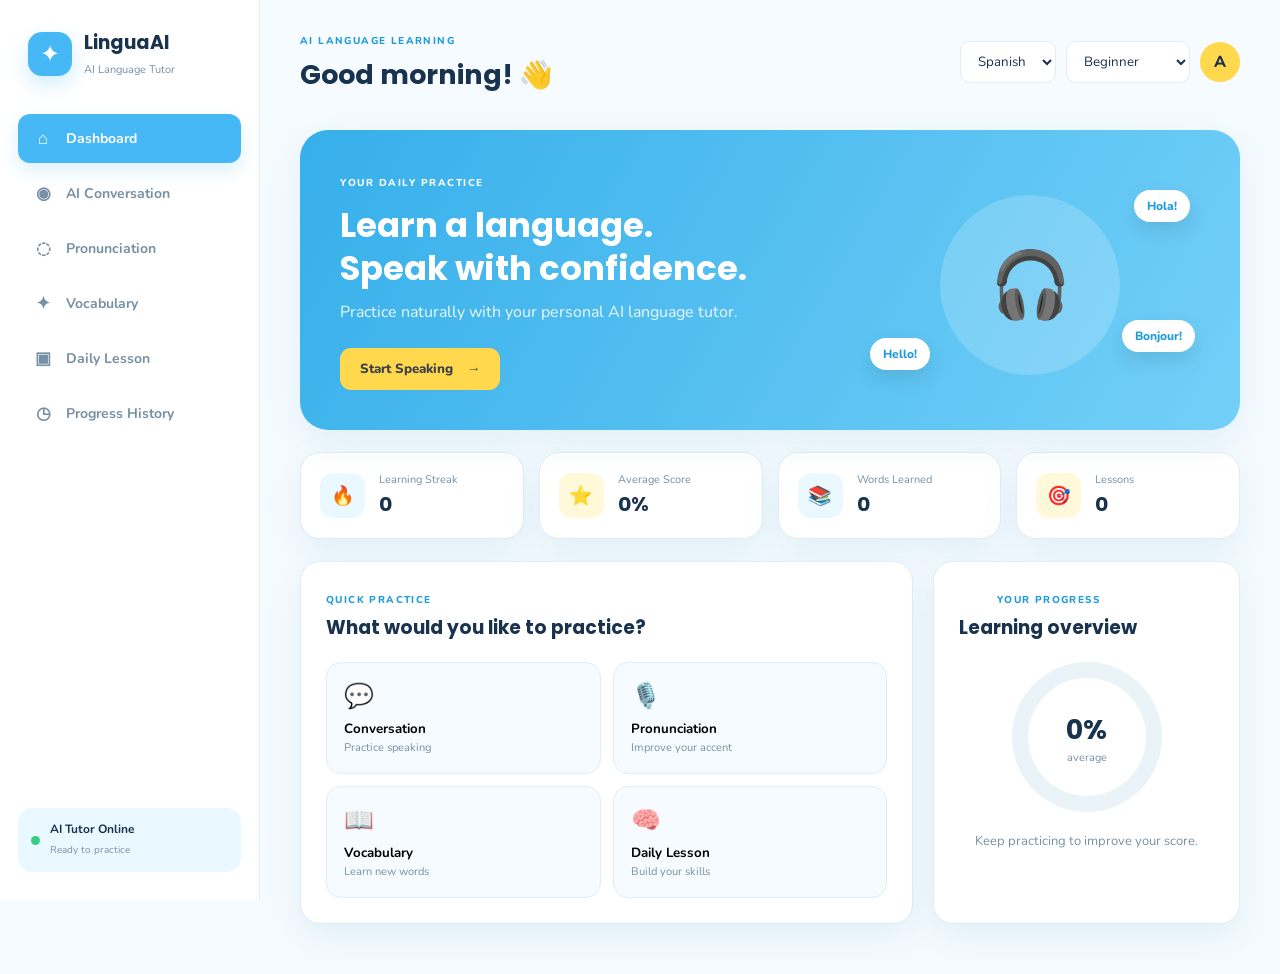
<file: index.html>
<!DOCTYPE html>
<html lang="en">
<head>
    <meta charset="UTF-8">

    <meta
        name="viewport"
        content="width=device-width, initial-scale=1.0"
    >

    <title>AI Language Tutor</title>

    <link
        rel="preconnect"
        href="https://fonts.googleapis.com"
    >

    <link
        rel="preconnect"
        href="https://fonts.gstatic.com"
        crossorigin
    >

    <link
        href="https://fonts.googleapis.com/css2?family=Nunito:wght@400;500;600;700;800&family=Poppins:wght@400;500;600;700;800&display=swap"
        rel="stylesheet"
    >

    <link
        rel="stylesheet"
        href="style.css"
    >
</head>

<body>

<div class="app">

    <!-- SIDEBAR -->

    <aside class="sidebar">

        <div class="brand">
            <div class="brand-icon">✦</div>

            <div>
                <h1>LinguaAI</h1>
                <span>AI Language Tutor</span>
            </div>
        </div>

        <nav class="navigation">

            <button
                class="nav-item active"
                data-section="dashboard"
            >
                <span>⌂</span>
                Dashboard
            </button>

            <button
                class="nav-item"
                data-section="conversation"
            >
                <span>◉</span>
                AI Conversation
            </button>

            <button
                class="nav-item"
                data-section="pronunciation"
            >
                <span>◌</span>
                Pronunciation
            </button>

            <button
                class="nav-item"
                data-section="vocabulary"
            >
                <span>✦</span>
                Vocabulary
            </button>

            <button
                class="nav-item"
                data-section="lesson"
            >
                <span>▣</span>
                Daily Lesson
            </button>

            <button
                class="nav-item"
                data-section="history"
            >
                <span>◷</span>
                Progress History
            </button>

        </nav>

        <div class="sidebar-bottom">

            <div class="ai-status">
                <span class="status-dot"></span>
                <div>
                    <strong>AI Tutor Online</strong>
                    <small>Ready to practice</small>
                </div>
            </div>

        </div>

    </aside>


    <!-- MAIN -->

    <main class="main">

        <!-- TOP BAR -->

        <header class="topbar">

            <div>
                <span class="eyebrow">AI LANGUAGE LEARNING</span>
                <h2 id="page-title">Good morning! 👋</h2>
            </div>

            <div class="top-controls">

                <select id="languageSelect">
                    <option value="Spanish">Spanish</option>
                    <option value="English">English</option>
                    <option value="French">French</option>
                    <option value="German">German</option>
                    <option value="Italian">Italian</option>
                    <option value="Arabic">Arabic</option>
                </select>

                <select id="levelSelect">
                    <option value="Beginner">Beginner</option>
                    <option value="Intermediate">Intermediate</option>
                    <option value="Advanced">Advanced</option>
                </select>

                <div class="avatar">A</div>

            </div>

        </header>


        <!-- DASHBOARD -->

        <section
            id="dashboard"
            class="page-section active-section"
        >

            <div class="hero-card">

                <div class="hero-content">

                    <span class="hero-label">
                        YOUR DAILY PRACTICE
                    </span>

                    <h3>
                        Learn a language.<br>
                        Speak with confidence.
                    </h3>

                    <p>
                        Practice naturally with your personal
                        AI language tutor.
                    </p>

                    <button
                        class="primary-btn"
                        onclick="showSection('conversation')"
                    >
                        Start Speaking
                        <span>→</span>
                    </button>

                </div>

                <div class="hero-illustration">
                    <div class="speech-circle">
                        <span>🎧</span>
                    </div>

                    <div class="floating-word word-one">
                        Hola!
                    </div>

                    <div class="floating-word word-two">
                        Bonjour!
                    </div>

                    <div class="floating-word word-three">
                        Hello!
                    </div>
                </div>

            </div>


            <div class="stats-grid">

                <div class="stat-card">

                    <div class="stat-icon blue">
                        🔥
                    </div>

                    <div>
                        <span>Learning Streak</span>
                        <strong id="streak">0 days</strong>
                    </div>

                </div>


                <div class="stat-card">

                    <div class="stat-icon yellow">
                        ⭐
                    </div>

                    <div>
                        <span>Average Score</span>
                        <strong id="averageScore">0%</strong>
                    </div>

                </div>


                <div class="stat-card">

                    <div class="stat-icon blue">
                        📚
                    </div>

                    <div>
                        <span>Words Learned</span>
                        <strong id="wordCount">0</strong>
                    </div>

                </div>


                <div class="stat-card">

                    <div class="stat-icon yellow">
                        🎯
                    </div>

                    <div>
                        <span>Lessons</span>
                        <strong id="lessonCount">0</strong>
                    </div>

                </div>

            </div>


            <div class="dashboard-grid">

                <div class="content-card">

                    <div class="card-header">
                        <div>
                            <span class="small-label">
                                QUICK PRACTICE
                            </span>

                            <h3>What would you like to practice?</h3>
                        </div>
                    </div>

                    <div class="practice-grid">

                        <button
                            class="practice-card"
                            onclick="showSection('conversation')"
                        >
                            <span>💬</span>
                            <strong>Conversation</strong>
                            <small>Practice speaking</small>
                        </button>

                        <button
                            class="practice-card"
                            onclick="showSection('pronunciation')"
                        >
                            <span>🎙️</span>
                            <strong>Pronunciation</strong>
                            <small>Improve your accent</small>
                        </button>

                        <button
                            class="practice-card"
                            onclick="showSection('vocabulary')"
                        >
                            <span>📖</span>
                            <strong>Vocabulary</strong>
                            <small>Learn new words</small>
                        </button>

                        <button
                            class="practice-card"
                            onclick="showSection('lesson')"
                        >
                            <span>🧠</span>
                            <strong>Daily Lesson</strong>
                            <small>Build your skills</small>
                        </button>

                    </div>

                </div>


                <div class="content-card progress-card">

                    <div class="card-header">

                        <div>
                            <span class="small-label">
                                YOUR PROGRESS
                            </span>

                            <h3>Learning overview</h3>
                        </div>

                    </div>

                    <div class="progress-ring">
                        <div class="progress-inner">
                            <strong id="progressNumber">0%</strong>
                            <span>average</span>
                        </div>
                    </div>

                    <p class="center-text">
                        Keep practicing to improve your score.
                    </p>

                </div>

            </div>

        </section>


        <!-- CONVERSATION -->

        <section
            id="conversation"
            class="page-section"
        >

            <div class="section-heading">
                <span class="small-label">VOICE PRACTICE</span>
                <h2>Talk with your AI tutor</h2>
                <p>
                    Speak naturally and receive instant
                    language feedback.
                </p>
            </div>


            <div class="conversation-layout">

                <div class="conversation-card">

                    <div class="tutor-header">

                        <div class="tutor-avatar">
                            🤖
                        </div>

                        <div>
                            <strong>LinguaAI Tutor</strong>
                            <span>AI Language Coach</span>
                        </div>

                        <span class="online-badge">
                            ● Online
                        </span>

                    </div>


                    <div
                        id="chatMessages"
                        class="chat-messages"
                    >

                        <div class="message ai-message">

                            <div class="message-avatar">
                                🤖
                            </div>

                            <div class="bubble">
                                <span class="message-label">
                                    AI TUTOR
                                </span>

                                <p>
                                    Hello! I'm your AI language
                                    tutor. Let's practice together.
                                    Tell me something about your day!
                                </p>
                            </div>

                        </div>

                    </div>


                    <div class="voice-area">

                        <div
                            id="listeningStatus"
                            class="listening-status"
                        >
                            Click the microphone and start speaking
                        </div>

                        <button
                            id="micButton"
                            class="mic-button"
                        >
                            🎙️
                        </button>

                        <div class="voice-hint">
                            Tap to speak
                        </div>

                    </div>


                    <div class="text-input-area">

                        <input
                            id="messageInput"
                            type="text"
                            placeholder="Or type your message here..."
                        >

                        <button
                            id="sendButton"
                            class="send-button"
                        >
                            Send
                        </button>

                    </div>

                </div>


                <div class="side-panel">

                    <div class="content-card">

                        <span class="small-label">
                            SESSION
                        </span>

                        <h3>Conversation settings</h3>

                        <label>Topic</label>

                        <select id="topicSelect">
                            <option>General conversation</option>
                            <option>Travel</option>
                            <option>Food</option>
                            <option>Work</option>
                            <option>Shopping</option>
                            <option>Daily life</option>
                        </select>

                        <div class="tip-box">
                            <strong>💡 Tutor tip</strong>
                            <p>
                                Don't worry about mistakes.
                                Speaking regularly is the fastest
                                way to improve.
                            </p>
                        </div>

                    </div>

                </div>

            </div>

        </section>


        <!-- PRONUNCIATION -->

        <section
            id="pronunciation"
            class="page-section"
        >

            <div class="section-heading">
                <span class="small-label">PRONUNCIATION LAB</span>
                <h2>Perfect your pronunciation</h2>
                <p>
                    Read the phrase, speak it aloud, and let the
                    AI evaluate your performance.
                </p>
            </div>


            <div class="pronunciation-card">

                <span class="small-label">
                    PRACTICE PHRASE
                </span>

                <div
                    id="targetPhrase"
                    class="target-phrase"
                >
                    The quick brown fox jumps over the lazy dog.
                </div>

                <button
                    id="speakTargetButton"
                    class="secondary-btn"
                >
                    🔊 Hear phrase
                </button>


                <div class="pronunciation-divider"></div>


                <div
                    id="pronunciationStatus"
                    class="pronunciation-status"
                >
                    Press the microphone and repeat the phrase.
                </div>

                <button
                    id="pronunciationMic"
                    class="big-mic"
                >
                    🎙️
                </button>

                <p
                    id="spokenResult"
                    class="spoken-result"
                >
                </p>
<div 
    id="pronunciationScoreBox" 
    class="pronunciation-score-box"
>
    <strong id="pronunciationScore">0%</strong>
</div>

            </div>

        </section>


        <!-- VOCABULARY -->

        <section
            id="vocabulary"
            class="page-section"
        >

            <div class="section-heading">
                <span class="small-label">VOCABULARY BUILDER</span>
                <h2>Build your vocabulary</h2>
                <p>
                    Ask the AI tutor to explain any word.
                </p>
            </div>


            <div class="content-card vocabulary-search">

                <input
                    id="vocabularyInput"
                    type="text"
                    placeholder="Enter a word..."
                >

                <button
                    id="vocabularyButton"
                    class="primary-btn"
                >
                    Explain with AI
                </button>

            </div>


            <div
                id="vocabularyResult"
                class="content-card vocabulary-result hidden"
            >

                <span class="small-label">AI EXPLANATION</span>

                <h2 id="vocabWord"></h2>

                <p id="vocabMeaning"></p>

                <div class="example-box">

                    <strong>Example</strong>

                    <p id="vocabExample"></p>

                </div>

                <div class="tip-box">

                    <strong>💡 Memory tip</strong>

                    <p id="vocabTip"></p>

                </div>

            </div>

        </section>


        <!-- DAILY LESSON -->

        <section
            id="lesson"
            class="page-section"
        >

            <div class="section-heading">

                <span class="small-label">
                    AI-GENERATED LESSON
                </span>

                <h2>Your daily lesson</h2>

                <p>
                    Get a personalized lesson generated by your AI tutor.
                </p>

            </div>


            <button
                id="generateLessonButton"
                class="primary-btn lesson-button"
            >
                ✨ Generate Today's Lesson
            </button>


            <div
                id="lessonLoading"
                class="loading hidden"
            >
                Creating your personalized lesson...
            </div>


            <div
                id="lessonContent"
                class="lesson-content hidden"
            >

                <div class="content-card lesson-header">

                    <span class="small-label">
                        TODAY'S FOCUS
                    </span>

                    <h2 id="lessonTitle"></h2>

                    <p id="lessonDescription"></p>

                </div>


                <div class="content-card">

                    <span class="small-label">
                        VOCABULARY
                    </span>

                    <div
                        id="lessonVocabulary"
                        class="lesson-vocabulary"
                    ></div>

                </div>


                <div class="content-card">

                    <span class="small-label">
                        GRAMMAR
                    </span>

                    <h3 id="grammarTopic"></h3>

                    <p id="grammarExplanation"></p>

                    <div class="example-box">
                        <strong>Example</strong>
                        <p id="grammarExample"></p>
                    </div>

                </div>


                <div class="content-card">

                    <span class="small-label">
                        SPEAKING PRACTICE
                    </span>

                    <h3>Answer this question</h3>

                    <p
                        id="speakingPrompt"
                        class="large-prompt"
                    ></p>

                    <button
                        class="primary-btn"
                        onclick="showSection('conversation')"
                    >
                        Practice Speaking →
                    </button>

                </div>

            </div>

        </section>


        <!-- HISTORY -->

        <section
            id="history"
            class="page-section"
        >

            <div class="section-heading">

                <span class="small-label">
                    LEARNING HISTORY
                </span>

                <h2>Your progress</h2>

                <p>
                    Track your learning journey.
                </p>

            </div>


            <div class="history-stats stats-grid">

                <div class="stat-card">
                    <div class="stat-icon blue">📚</div>
                    <div>
                        <span>Total Lessons</span>
                        <strong id="historyLessons">0</strong>
                    </div>
                </div>

                <div class="stat-card">
                    <div class="stat-icon yellow">⭐</div>
                    <div>
                        <span>Average Score</span>
                        <strong id="historyScore">0%</strong>
                    </div>
                </div>

                <div class="stat-card">
                    <div class="stat-icon blue">🔥</div>
                    <div>
                        <span>Current Streak</span>
                        <strong id="historyStreak">0</strong>
                    </div>
                </div>

            </div>


            <div class="content-card">

                <div class="card-header">
                    <div>
                        <span class="small-label">
                            RECENT ACTIVITY
                        </span>
                        <h3>Lesson history</h3>
                    </div>
                </div>

                <div
                    id="historyList"
                    class="history-list"
                >
                    <p class="empty-state">
                        No lessons completed yet.
                    </p>
                </div>

            </div>

        </section>

    </main>

</div>


<div
    id="toast"
    class="toast"
></div>


<script src="app.js"></script>

</body>
</html>
</file>
<file: style.css>
:root {
    --sky: #45b8f5;
    --sky-dark: #209bdc;
    --sky-light: #eaf8ff;
    --yellow: #ffd84d;
    --yellow-light: #fff8d9;
    --white: #ffffff;
    --background: #f5fbff;
    --text: #19324d;
    --muted: #7890a5;
    --border: #e1edf4;
    --shadow: 0 12px 35px rgba(49, 137, 180, 0.10);
    --radius: 20px;
}

* {
    margin: 0;
    padding: 0;
    box-sizing: border-box;
}

body {
    font-family: "Nunito", sans-serif;
    background: var(--background);
    color: var(--text);
}

button,
input,
select {
    font-family: inherit;
}

button {
    cursor: pointer;
    border: none;
}

.app {
    min-height: 100vh;
    display: flex;
}


/* SIDEBAR */

.sidebar {
    width: 260px;
    min-height: 100vh;
    background: var(--white);
    border-right: 1px solid var(--border);
    display: flex;
    flex-direction: column;
    padding: 28px 18px;
    position: fixed;
    left: 0;
    top: 0;
    bottom: 0;
}

.brand {
    display: flex;
    align-items: center;
    gap: 12px;
    padding: 0 10px 35px;
}

.brand-icon {
    width: 44px;
    height: 44px;
    border-radius: 14px;
    background: var(--sky);
    color: white;
    display: grid;
    place-items: center;
    font-size: 24px;
    box-shadow: 0 8px 20px rgba(69, 184, 245, .25);
}

.brand h1 {
    font-family: "Poppins", sans-serif;
    font-size: 19px;
}

.brand span {
    color: var(--muted);
    font-size: 11px;
}

.navigation {
    display: flex;
    flex-direction: column;
    gap: 6px;
}

.nav-item {
    background: transparent;
    color: var(--muted);
    text-align: left;
    padding: 13px 15px;
    border-radius: 12px;
    font-size: 14px;
    font-weight: 700;
    display: flex;
    align-items: center;
    gap: 13px;
    transition: .2s;
}

.nav-item span {
    width: 20px;
    text-align: center;
    font-size: 17px;
}

.nav-item:hover {
    background: var(--sky-light);
    color: var(--sky-dark);
}

.nav-item.active {
    background: var(--sky);
    color: white;
    box-shadow: 0 8px 18px rgba(69, 184, 245, .20);
}

.sidebar-bottom {
    margin-top: auto;
}

.ai-status {
    display: flex;
    align-items: center;
    gap: 10px;
    background: var(--sky-light);
    padding: 13px;
    border-radius: 14px;
}

.ai-status strong {
    display: block;
    font-size: 12px;
}

.ai-status small {
    color: var(--muted);
    font-size: 10px;
}

.status-dot {
    width: 9px;
    height: 9px;
    border-radius: 50%;
    background: #35cf82;
}


/* MAIN */

.main {
    margin-left: 260px;
    width: calc(100% - 260px);
    min-height: 100vh;
    padding: 28px 40px 50px;
}

.topbar {
    display: flex;
    align-items: center;
    justify-content: space-between;
    margin-bottom: 35px;
}

.eyebrow,
.small-label {
    color: var(--sky-dark);
    font-size: 10px;
    font-weight: 800;
    letter-spacing: 1.4px;
}

.topbar h2 {
    font-family: "Poppins", sans-serif;
    font-size: 27px;
    margin-top: 5px;
}

.top-controls {
    display: flex;
    align-items: center;
    gap: 10px;
}

.top-controls select {
    border: 1px solid var(--border);
    background: white;
    padding: 10px 13px;
    border-radius: 10px;
    color: var(--text);
    outline: none;
}

.avatar {
    width: 40px;
    height: 40px;
    background: var(--yellow);
    display: grid;
    place-items: center;
    border-radius: 50%;
    font-weight: 800;
}


/* SECTIONS */

.page-section {
    display: none;
}

.active-section {
    display: block;
}

.section-heading {
    margin-bottom: 25px;
}

.section-heading h2 {
    font-family: "Poppins", sans-serif;
    font-size: 28px;
    margin: 5px 0;
}

.section-heading p {
    color: var(--muted);
}


/* HERO */

.hero-card {
    min-height: 300px;
    border-radius: 28px;
    background: linear-gradient(120deg, #36afea, #73d0f8);
    color: white;
    padding: 40px;
    display: flex;
    justify-content: space-between;
    overflow: hidden;
    position: relative;
    box-shadow: var(--shadow);
}

.hero-content {
    position: relative;
    z-index: 2;
}

.hero-label {
    font-size: 10px;
    font-weight: 800;
    letter-spacing: 1.5px;
}

.hero-card h3 {
    font-family: "Poppins", sans-serif;
    font-size: 34px;
    line-height: 1.25;
    margin: 12px 0;
}

.hero-card p {
    opacity: .9;
    margin-bottom: 25px;
}

.primary-btn {
    background: var(--yellow);
    color: #39404a;
    padding: 12px 20px;
    border-radius: 11px;
    font-weight: 800;
    transition: .2s;
}

.primary-btn:hover {
    transform: translateY(-2px);
    box-shadow: 0 8px 20px rgba(0, 0, 0, .12);
}

.primary-btn span {
    margin-left: 10px;
}

.secondary-btn {
    background: var(--sky-light);
    color: var(--sky-dark);
    padding: 11px 17px;
    border-radius: 10px;
    font-weight: 800;
}

.hero-illustration {
    width: 360px;
    position: relative;
}

.speech-circle {
    width: 180px;
    height: 180px;
    border-radius: 50%;
    background: rgba(255,255,255,.18);
    display: grid;
    place-items: center;
    font-size: 65px;
    position: absolute;
    top: 25px;
    right: 80px;
}

.floating-word {
    position: absolute;
    background: white;
    color: var(--sky-dark);
    padding: 8px 13px;
    border-radius: 20px;
    font-size: 12px;
    font-weight: 800;
    box-shadow: 0 8px 20px rgba(0,0,0,.10);
}

.word-one {
    top: 20px;
    right: 10px;
}

.word-two {
    top: 150px;
    right: 5px;
}

.word-three {
    bottom: 20px;
    left: 30px;
}


/* STATS */

.stats-grid {
    display: grid;
    grid-template-columns: repeat(4, 1fr);
    gap: 15px;
    margin: 22px 0;
}

.stat-card {
    background: white;
    border: 1px solid var(--border);
    border-radius: var(--radius);
    padding: 19px;
    display: flex;
    align-items: center;
    gap: 14px;
    box-shadow: var(--shadow);
}

.stat-icon {
    width: 45px;
    height: 45px;
    border-radius: 13px;
    display: grid;
    place-items: center;
    font-size: 19px;
}

.stat-icon.blue {
    background: var(--sky-light);
}

.stat-icon.yellow {
    background: var(--yellow-light);
}

.stat-card span {
    color: var(--muted);
    display: block;
    font-size: 11px;
}

.stat-card strong {
    font-family: "Poppins", sans-serif;
    display: block;
    font-size: 20px;
    margin-top: 2px;
}


/* CARDS */

.dashboard-grid {
    display: grid;
    grid-template-columns: 2fr 1fr;
    gap: 20px;
}

.content-card {
    background: white;
    border: 1px solid var(--border);
    border-radius: var(--radius);
    padding: 25px;
    box-shadow: var(--shadow);
}

.card-header {
    display: flex;
    justify-content: space-between;
    margin-bottom: 20px;
}

.card-header h3 {
    font-family: "Poppins", sans-serif;
    margin-top: 4px;
}

.practice-grid {
    display: grid;
    grid-template-columns: repeat(2, 1fr);
    gap: 12px;
}

.practice-card {
    text-align: left;
    background: var(--background);
    border: 1px solid var(--border);
    padding: 17px;
    border-radius: 15px;
    transition: .2s;
}

.practice-card:hover {
    transform: translateY(-2px);
    border-color: var(--sky);
}

.practice-card span {
    font-size: 24px;
    display: block;
    margin-bottom: 8px;
}

.practice-card strong {
    display: block;
}

.practice-card small {
    color: var(--muted);
}

.progress-card {
    text-align: center;
}

.progress-ring {
    width: 150px;
    height: 150px;
    margin: 20px auto;
    border-radius: 50%;
    background: conic-gradient(
        var(--sky) 0deg,
        var(--sky) 0deg,
        #e9f3f8 0deg
    );
    display: grid;
    place-items: center;
}

.progress-inner {
    width: 118px;
    height: 118px;
    background: white;
    border-radius: 50%;
    display: grid;
    place-items: center;
    align-content: center;
}

.progress-inner strong {
    font-family: "Poppins", sans-serif;
    font-size: 27px;
}

.progress-inner span {
    color: var(--muted);
    font-size: 11px;
}

.center-text {
    color: var(--muted);
    font-size: 13px;
}


/* CONVERSATION */

.conversation-layout {
    display: grid;
    grid-template-columns: 2fr 1fr;
    gap: 20px;
}

.conversation-card {
    background: white;
    border: 1px solid var(--border);
    border-radius: var(--radius);
    overflow: hidden;
    box-shadow: var(--shadow);
}

.tutor-header {
    display: flex;
    align-items: center;
    gap: 12px;
    padding: 17px 22px;
    border-bottom: 1px solid var(--border);
}

.tutor-avatar {
    width: 42px;
    height: 42px;
    background: var(--sky-light);
    border-radius: 50%;
    display: grid;
    place-items: center;
}

.tutor-header strong {
    display: block;
}

.tutor-header span {
    display: block;
    color: var(--muted);
    font-size: 11px;
}

.online-badge {
    margin-left: auto;
    color: #28ae6a !important;
    background: #ebfff5;
    padding: 6px 9px;
    border-radius: 15px;
}

.chat-messages {
    height: 390px;
    overflow-y: auto;
    padding: 25px;
}

.message {
    display: flex;
    gap: 10px;
    margin-bottom: 20px;
}

.message-avatar {
    width: 32px;
    height: 32px;
    flex-shrink: 0;
    background: var(--sky-light);
    border-radius: 50%;
    display: grid;
    place-items: center;
    font-size: 14px;
}

.bubble {
    max-width: 75%;
    background: var(--sky-light);
    padding: 13px 16px;
    border-radius: 5px 15px 15px 15px;
}

.user-message {
    justify-content: flex-end;
}

.user-message .bubble {
    background: var(--sky);
    color: white;
    border-radius: 15px 5px 15px 15px;
}

.message-label {
    font-size: 8px;
    font-weight: 800;
    letter-spacing: 1px;
    color: var(--sky-dark);
}

.user-message .message-label {
    color: white;
}

.bubble p {
    margin-top: 4px;
    line-height: 1.5;
}

.feedback-box {
    margin-top: 10px;
    padding-top: 10px;
    border-top: 1px solid rgba(0,0,0,.08);
    font-size: 12px;
}

.voice-area {
    text-align: center;
    padding: 18px;
    background: #fbfdff;
    border-top: 1px solid var(--border);
}

.listening-status {
    color: var(--muted);
    font-size: 12px;
    margin-bottom: 12px;
}

.mic-button,
.big-mic {
    width: 64px;
    height: 64px;
    border-radius: 50%;
    background: var(--sky);
    color: white;
    font-size: 25px;
    box-shadow: 0 8px 20px rgba(69, 184, 245, .30);
    transition: .2s;
}

.mic-button:hover,
.big-mic:hover {
    transform: scale(1.06);
}

.mic-button.recording,
.big-mic.recording {
    background: #ef6262;
    animation: pulse 1.2s infinite;
}

@keyframes pulse {
    0% { box-shadow: 0 0 0 0 rgba(239, 98, 98, .4); }
    70% { box-shadow: 0 0 0 18px rgba(239, 98, 98, 0); }
    100% { box-shadow: 0 0 0 0 rgba(239, 98, 98, 0); }
}

.voice-hint {
    font-size: 11px;
    color: var(--muted);
    margin-top: 7px;
}

.text-input-area {
    display: flex;
    gap: 8px;
    padding: 15px;
    border-top: 1px solid var(--border);
}

.text-input-area input,
.vocabulary-search input {
    flex: 1;
    border: 1px solid var(--border);
    padding: 12px 14px;
    border-radius: 10px;
    outline: none;
}

.text-input-area input:focus,
.vocabulary-search input:focus {
    border-color: var(--sky);
}

.send-button {
    background: var(--yellow);
    border-radius: 10px;
    padding: 0 20px;
    font-weight: 800;
}

.side-panel {
    display: flex;
    flex-direction: column;
    gap: 20px;
}

.side-panel label {
    display: block;
    margin: 20px 0 7px;
    font-size: 12px;
    font-weight: 700;
}

.side-panel select {
    width: 100%;
    padding: 12px;
    border: 1px solid var(--border);
    border-radius: 10px;
    outline: none;
}

.tip-box,
.example-box {
    margin-top: 18px;
    padding: 15px;
    background: var(--yellow-light);
    border-radius: 13px;
}

.tip-box p,
.example-box p {
    margin-top: 5px;
    color: #6d6870;
    line-height: 1.5;
    font-size: 13px;
}


/* PRONUNCIATION */

.pronunciation-card {
    background: white;
    border: 1px solid var(--border);
    border-radius: 24px;
    padding: 35px;
    box-shadow: var(--shadow);
    text-align: center;
}

.target-phrase {
    font-family: "Poppins", sans-serif;
    font-size: 25px;
    font-weight: 600;
    max-width: 800px;
    margin: 18px auto;
}

.pronunciation-divider {
    height: 1px;
    background: var(--border);
    margin: 30px 0;
}

.pronunciation-status {
    color: var(--muted);
    margin-bottom: 15px;
}

.spoken-result {
    color: var(--sky-dark);
    font-weight: 700;
    margin-top: 15px;
}

.pronunciation-result {
    margin-top: 30px;
    padding: 25px;
    background: var(--sky-light);
    border-radius: 20px;
    display: flex;
    gap: 25px;
    text-align: left;
}

.score-circle {
    min-width: 120px;
    height: 120px;
    border-radius: 50%;
    background: white;
    display: grid;
    place-items: center;
    align-content: center;
}

.score-circle strong {
    font-family: "Poppins", sans-serif;
    font-size: 35px;
    color: var(--sky-dark);
}

.score-circle span {
    color: var(--muted);
    font-size: 11px;
}

.feedback-content h3 {
    font-family: "Poppins", sans-serif;
    margin-bottom: 7px;
}

.feedback-content p {
    color: var(--muted);
}

.word-feedback {
    display: flex;
    gap: 30px;
    margin: 17px 0;
}

.word-feedback strong {
    display: block;
    font-size: 12px;
}

.word-feedback span {
    color: var(--muted);
    font-size: 12px;
}

.feedback-content ul {
    margin: 7px 0 0 18px;
    color: var(--muted);
    font-size: 12px;
    line-height: 1.7;
}


/* VOCABULARY */

.vocabulary-search {
    display: flex;
    gap: 10px;
}

.vocabulary-result {
    margin-top: 20px;
}

.vocabulary-result h2 {
    font-family: "Poppins", sans-serif;
    font-size: 32px;
    margin-top: 7px;
}

.vocabulary-result > p {
    margin-top: 5px;
    color: var(--muted);
}


/* LESSON */

.lesson-button {
    margin-bottom: 20px;
}

.loading {
    padding: 20px;
    color: var(--sky-dark);
    font-weight: 700;
}

.lesson-content {
    display: flex;
    flex-direction: column;
    gap: 20px;
}

.lesson-header h2 {
    font-family: "Poppins", sans-serif;
    margin: 5px 0;
}

.lesson-header p {
    color: var(--muted);
}

.lesson-vocabulary {
    display: grid;
    grid-template-columns: repeat(2, 1fr);
    gap: 12px;
    margin-top: 15px;
}

.lesson-word {
    border: 1px solid var(--border);
    padding: 15px;
    border-radius: 13px;
}

.lesson-word strong {
    color: var(--sky-dark);
}

.lesson-word span {
    display: block;
    color: var(--muted);
    font-size: 12px;
    margin-top: 3px;
}

.lesson-word small {
    display: block;
    margin-top: 7px;
}

.large-prompt {
    font-family: "Poppins", sans-serif;
    font-size: 19px;
    margin: 10px 0 20px;
}


/* HISTORY */

.history-stats {
    grid-template-columns: repeat(3, 1fr);
}

.history-list {
    display: flex;
    flex-direction: column;
}

.history-item {
    display: flex;
    justify-content: space-between;
    align-items: center;
    padding: 16px 0;
    border-bottom: 1px solid var(--border);
}

.history-item:last-child {
    border-bottom: none;
}

.history-item strong {
    display: block;
}

.history-item small {
    color: var(--muted);
}

.history-score {
    background: var(--sky-light);
    color: var(--sky-dark);
    padding: 7px 12px;
    border-radius: 20px;
    font-weight: 800;
}

.empty-state {
    color: var(--muted);
    text-align: center;
    padding: 30px;
}


/* UTILITIES */

.hidden {
    display: none !important;
}

.toast {
    position: fixed;
    bottom: 25px;
    right: 25px;
    background: var(--text);
    color: white;
    padding: 13px 18px;
    border-radius: 10px;
    opacity: 0;
    transform: translateY(20px);
    transition: .3s;
    pointer-events: none;
    z-index: 100;
}

.toast.show {
    opacity: 1;
    transform: translateY(0);
}


/* RESPONSIVE */

@media (max-width: 1050px) {

    .sidebar {
        width: 220px;
    }

    .main {
        margin-left: 220px;
        width: calc(100% - 220px);
        padding: 25px;
    }

    .stats-grid {
        grid-template-columns: repeat(2, 1fr);
    }

    .dashboard-grid,
    .conversation-layout {
        grid-template-columns: 1fr;
    }
}


@media (max-width: 750px) {

    .sidebar {
        position: static;
        width: 100%;
        min-height: auto;
    }

    .app {
        flex-direction: column;
    }

    .main {
        margin-left: 0;
        width: 100%;
    }

    .navigation {
        display: grid;
        grid-template-columns: repeat(2, 1fr);
    }

    .sidebar-bottom {
        margin-top: 20px;
    }

    .topbar {
        flex-direction: column;
        align-items: flex-start;
        gap: 15px;
    }

    .top-controls {
        flex-wrap: wrap;
    }

    .hero-card {
        padding: 25px;
    }

    .hero-card h3 {
        font-size: 25px;
    }

    .hero-illustration {
        display: none;
    }

    .stats-grid {
        grid-template-columns: 1fr;
    }

    .practice-grid,
    .lesson-vocabulary {
        grid-template-columns: 1fr;
    }

    .pronunciation-result {
        flex-direction: column;
    }

    .score-circle {
        margin: auto;
    }
}
</file>
